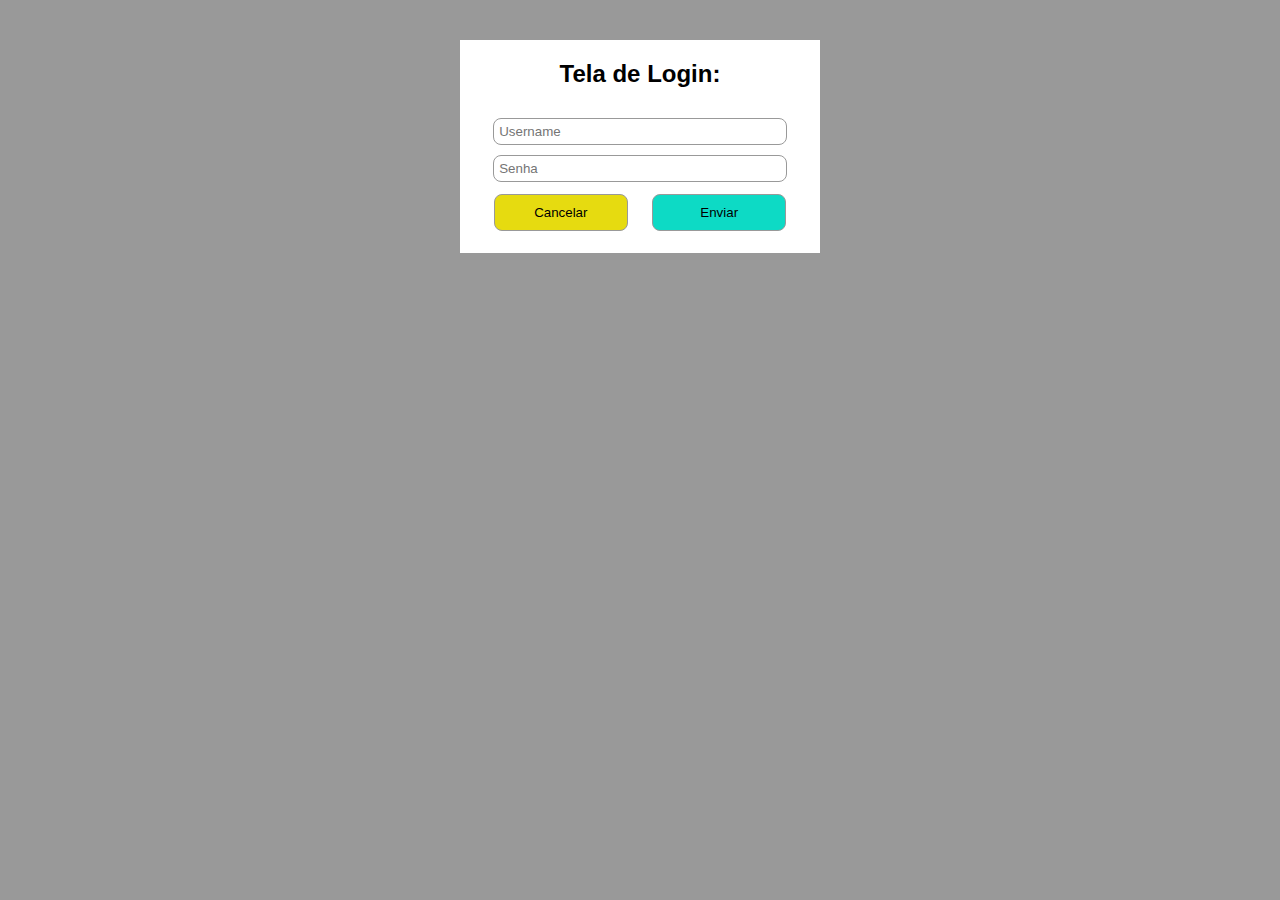
<file: Aula01/index.html>
<!DOCTYPE html>
<html lang="pt-br">
<head>
    <meta charset="UTF-8">
    <meta name="viewport" content="width=device-width, initial-scale=1.0">
    <title>Usabilidade - Aula 01</title>
    <link rel="stylesheet" href="estilos.css">
</head>
<body>
    <div class="container">
        <div class="top">Tela de Login:</div>
        <form action="">
            <div class="content">

                <input type="text" name="username" id="username" 
                placeholder="Username">

                <input type="password" name="senha" id="senha"
                placeholder="Senha">

            </div>
            <div class="buttons">
                <input type="reset" class="button reset" value="Cancelar">

                <input type="submit" class="button submit" value="Enviar">
            </div>
        </form>

    </div>
</body>
</html>
</file>
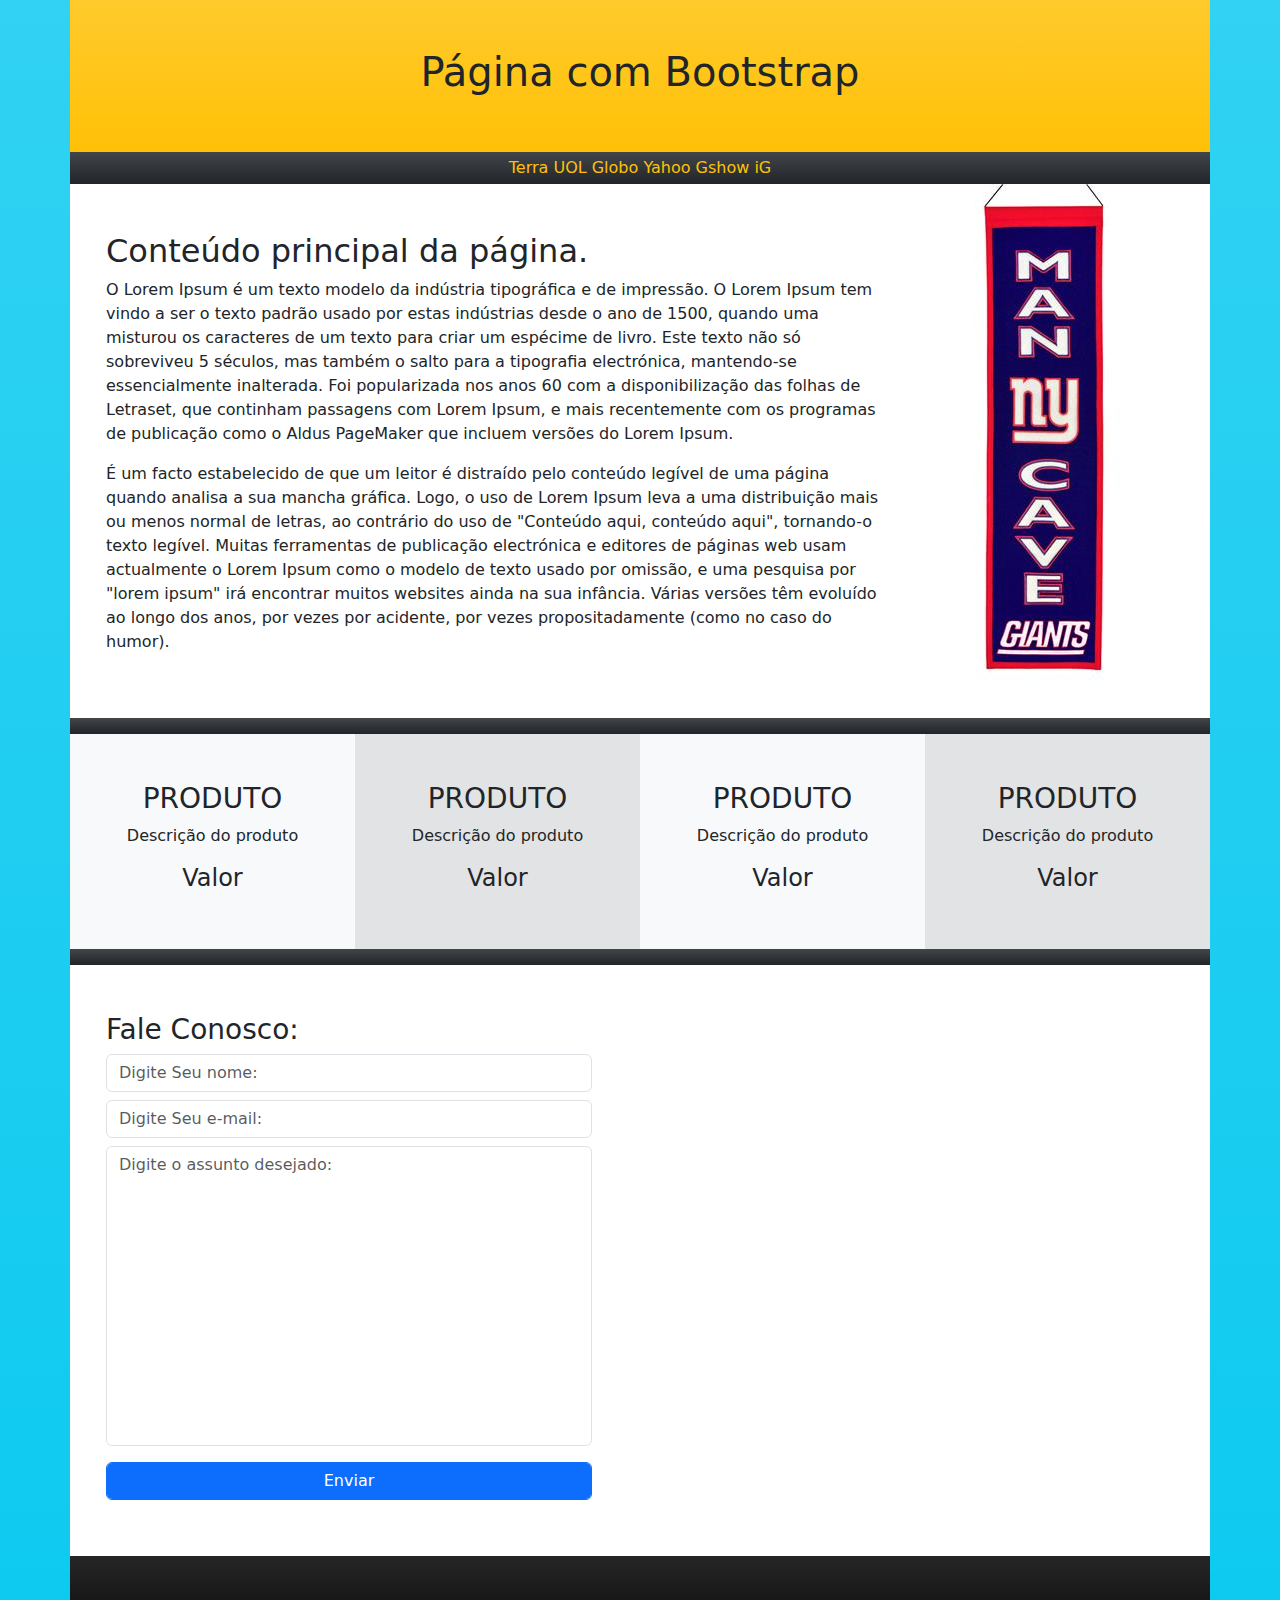
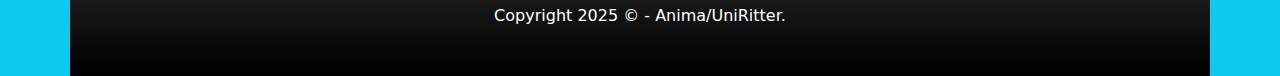
<file: Aula02/index.html>
<!DOCTYPE html>
<html lang="pt-br">
<head>
    <meta charset="UTF-8">
    <meta name="viewport" content="width=device-width, initial-scale=1.0">
    <title>Aula 02</title>
    <link href="https://cdn.jsdelivr.net/npm/bootstrap@5.3.3/dist/css/bootstrap.min.css" rel="stylesheet">
    <link rel="stylesheet" href="estilos.css">
</head>
<body class="bg-info bg-gradient">
    <div class="container bg-white p-0">
        <header class="bg-warning bg-gradient p-5 text-center">
            <h1>Página com Bootstrap</h1>
        </header>
        <nav class="bg-dark bg-gradient text-center text-warning p-1">
            Terra UOL Globo Yahoo Gshow iG
        </nav>
        <section class="row">
            <article class="col-sm-9 p-5">
                <h2>Conteúdo principal da página.</h2>
                <p>O Lorem Ipsum é um texto modelo da indústria tipográfica e de impressão. O Lorem Ipsum tem vindo a ser o texto padrão usado por estas indústrias desde o ano de 1500, quando uma misturou os caracteres de um texto para criar um espécime de livro. Este texto não só sobreviveu 5 séculos, mas também o salto para a tipografia electrónica, mantendo-se essencialmente inalterada. Foi popularizada nos anos 60 com a disponibilização das folhas de Letraset, que continham passagens com Lorem Ipsum, e mais recentemente com os programas de publicação como o Aldus PageMaker que incluem versões do Lorem Ipsum.</p>
                
                <p>É um facto estabelecido de que um leitor é distraído pelo conteúdo legível de uma página quando analisa a sua mancha gráfica. Logo, o uso de Lorem Ipsum leva a uma distribuição mais ou menos normal de letras, ao contrário do uso de "Conteúdo aqui, conteúdo aqui", tornando-o texto legível. Muitas ferramentas de publicação electrónica e editores de páginas web usam actualmente o Lorem Ipsum como o modelo de texto usado por omissão, e uma pesquisa por "lorem ipsum" irá encontrar muitos websites ainda na sua infância. Várias versões têm evoluído ao longo dos anos, por vezes por acidente, por vezes propositadamente (como no caso do humor).</p>
            </article>
            <aside class="col">
                <img src="banner.jpg" alt="banner">
            </aside>
        </section>
        <section class="p-2 bg-dark bg-gradient"></section>
        <section id="produtos" class="row m-0 p-0">
            <!--produto 1-->
            <div class="col-sm-3 bg-light text-center p-5">
                <h3>PRODUTO</h3>
                <p>Descrição do produto</p>
                <h4>Valor</h4>
            </div>
            <!--produto 2-->
            <div class="col-sm-3 bg-secondary-subtle text-center p-5">
                <h3>PRODUTO</h3>
                <p>Descrição do produto</p>
                <h4>Valor</h4>
            </div>
            <!--produto 3-->
            <div class="col-sm-3 bg-light text-center p-5">
                <h3>PRODUTO</h3>
                <p>Descrição do produto</p>
                <h4>Valor</h4>
            </div>
            <!--produto 4-->
            <div class="col-sm-3 bg-secondary-subtle text-center p-5">
                <h3>PRODUTO</h3>
                <p>Descrição do produto</p>
                <h4>Valor</h4>
            </div>
        </section>
        <section class="p-2 bg-dark bg-gradient"></section>
        <section class="row">
            <div class="col-sm-6 p-5">
                <h3>Fale Conosco:</h3>
                <form action="">
                    <input type="text" name="nome" id="nome" class="form-control my-2"
                    placeholder="Digite Seu nome:">
                    <input type="email" name="email" id="email" class="form-control my-2"
                    placeholder="Digite Seu e-mail:">
                    <textarea name="assunto" id="assunto" placeholder="Digite o assunto desejado:" class="form-control my-2"></textarea>
                    <input type="submit" value="Enviar" 
                    class="form-control my-2 btn btn-primary">

                </form>



            </div>
            <div class="col-sm-6">
                <iframe src="https://www.google.com/maps/embed?pb=!1m18!1m12!1m3!1d3452.50127289493!2d-51.222247725187025!3d-30.079827032916885!2m3!1f0!2f0!3f0!3m2!1i1024!2i768!4f13.1!3m3!1m2!1s0x95198280e407c2b3%3A0x6de74d911b011b86!2sUniRitter%20-%20Campus%20Zona%20Sul!5e0!3m2!1spt-BR!2sbr!4v1740785482033!5m2!1spt-BR!2sbr" width="100%" height="100%" style="border:0;" allowfullscreen="" loading="lazy" referrerpolicy="no-referrer-when-downgrade"></iframe>
            </div>
        </section>
        <footer class="bg-black bg-gradient p-5 text-center text-white">
            Copyright 2025 &copy; - Anima/UniRitter.
        </footer>
    </div>
</body>
</html>
</file>
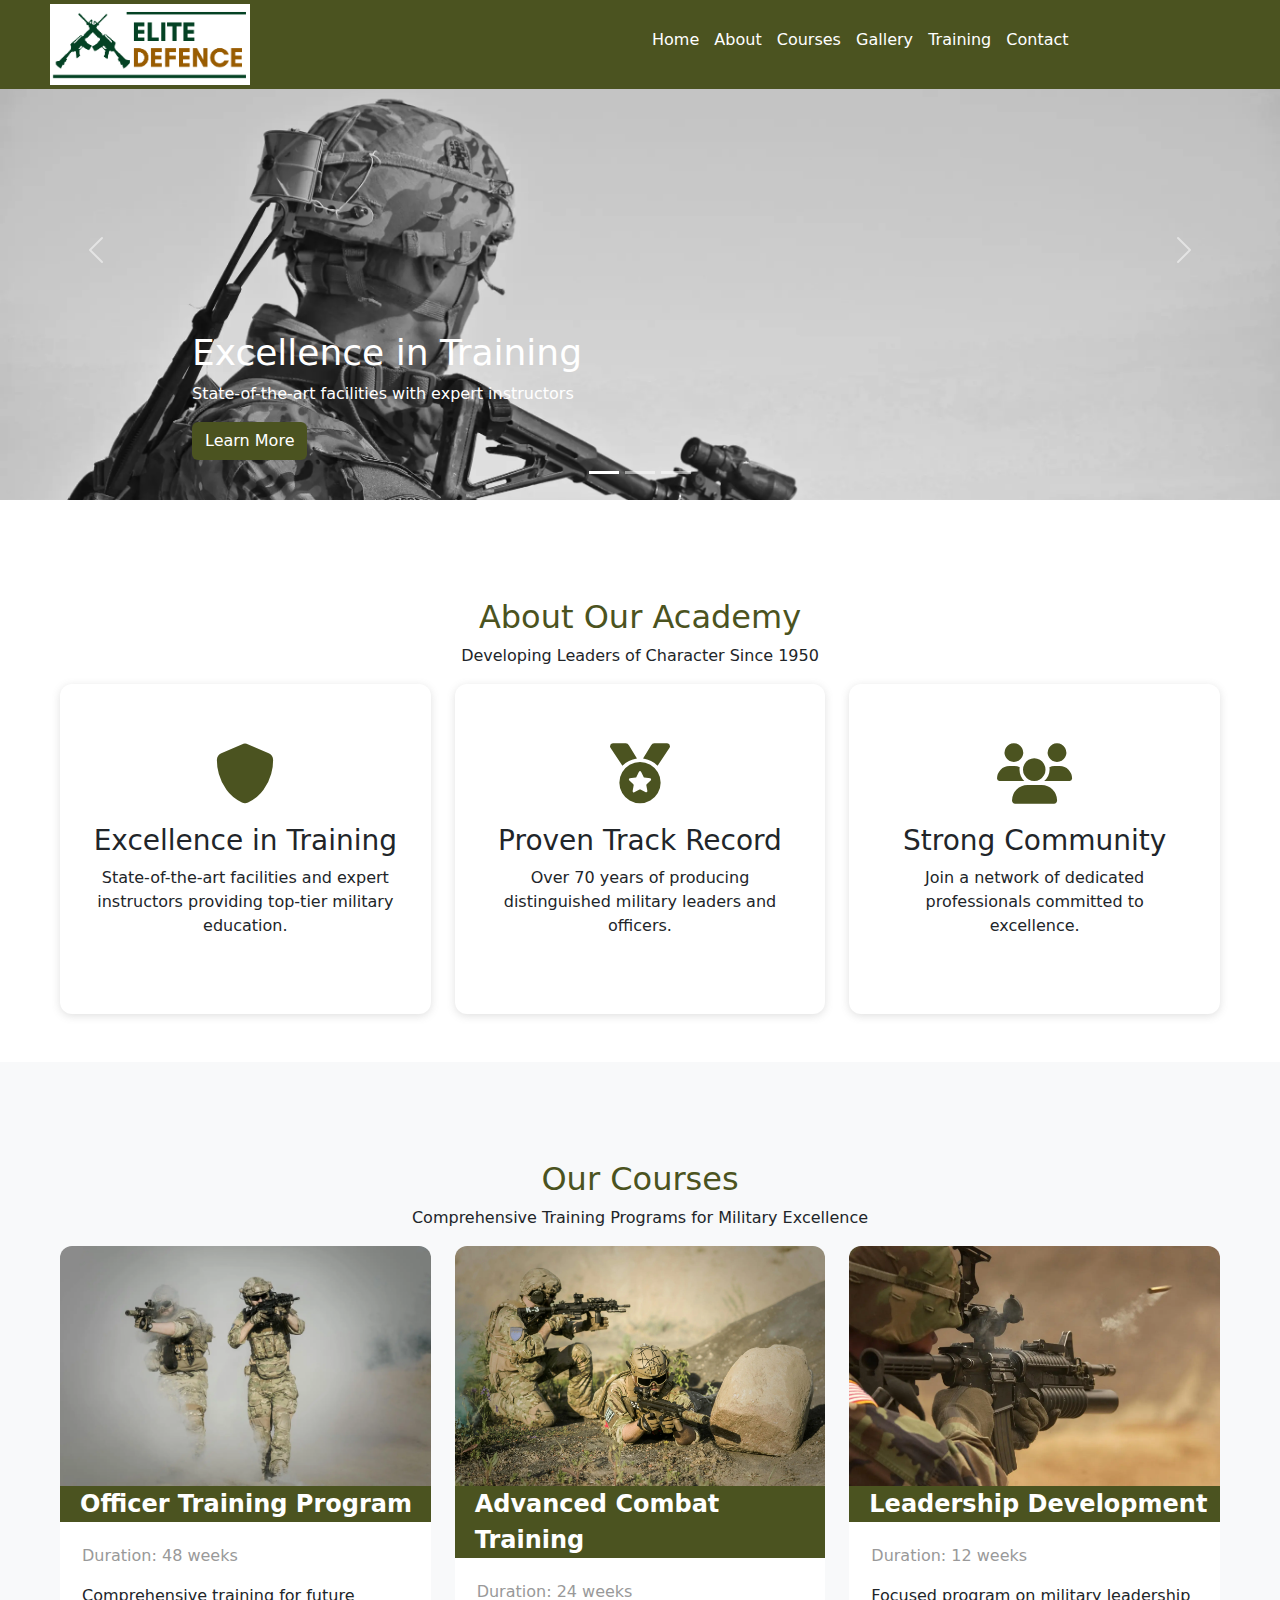
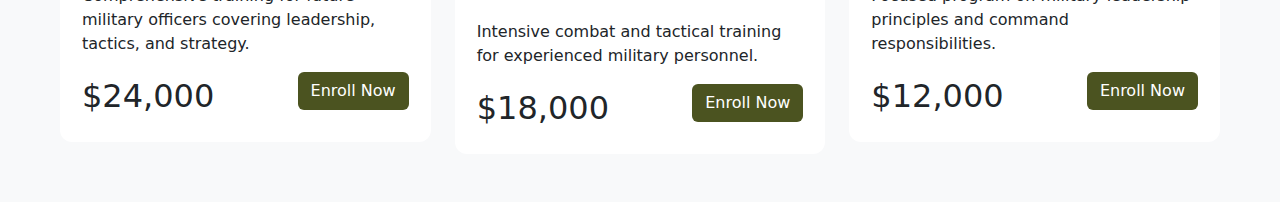
<file: Aula05/index.html>
<!DOCTYPE html>
<html lang="pt-br">
<head>
    <meta charset="UTF-8">
    <meta name="viewport" content="width=., initial-scale=1.0">
    <title>Elite Defense</title>
    <link href="https://cdn.jsdelivr.net/npm/bootstrap@5.3.3/dist/css/bootstrap.min.css" rel="stylesheet" integrity="sha384-QWTKZyjpPEjISv5WaRU9OFeRpok6YctnYmDr5pNlyT2bRjXh0JMhjY6hW+ALEwIH" crossorigin="anonymous">

    <link rel="stylesheet" href="https://cdnjs.cloudflare.com/ajax/libs/font-awesome/6.7.2/css/all.min.css" integrity="sha512-Evv84Mr4kqVGRNSgIGL/F/aIDqQb7xQ2vcrdIwxfjThSH8CSR7PBEakCr51Ck+w+/U6swU2Im1vVX0SVk9ABhg==" crossorigin="anonymous" referrerpolicy="no-referrer" />

    <link rel="stylesheet" href="css/estilos.css">
</head>
<body>
    <div class="container-fluid p-0">
        <header class="topo row py-1 fixed-top">
            <div class="col-sm-6 logo">
                <img src="img/logo.png" alt="Logo Elite Defense">
            </div>
            <nav class="col-sm-6 pt-4">
                <a href="#">Home</a>
                <a href="#about">About</a>
                <a href="#courses">Courses</a>
                <a href="#gallery">Gallery</a>
                <a href="#training">Training</a>
                <a href="#contact">Contact</a>
            </nav>
        </header>

        <div id="carouselExampleCaptions" class="carousel slide">
            <div class="carousel-indicators">
              <button type="button" data-bs-target="#carouselExampleCaptions" data-bs-slide-to="0" class="active" aria-current="true" aria-label="Slide 1"></button>
              <button type="button" data-bs-target="#carouselExampleCaptions" data-bs-slide-to="1" aria-label="Slide 2"></button>
              <button type="button" data-bs-target="#carouselExampleCaptions" data-bs-slide-to="2" aria-label="Slide 3"></button>
            </div>
            <div class="carousel-inner">
              <div class="carousel-item active">
                <img src="img/mt2.webp" class="d-block w-100" alt="...">
                <div class="carousel-caption d-none d-md-block">
                    <h2>Excellence in Training</h2>
                    <p>State-of-the-art facilities with expert instructors</p>
                    <button class="btn more">Learn More</button>
                </div>
              </div>
              <div class="carousel-item">
                <img src="img/mt3.webp" class="d-block w-100" alt="...">
                <div class="carousel-caption d-none d-md-block">
                    <h2>Leadership Development</h2>
                    <p>Building character and competence in future leaders</p>
                    <button class="btn more">Learn More</button>
                </div>
              </div>
              <div class="carousel-item">
                <img src="img/mt4.webp" class="d-block w-100" alt="...">
                <div class="carousel-caption d-none d-md-block">
                    <h2>Elite Defence</h2>
                    <p>Training Tomorrow's Leaders Toda</p>
                    <button class="btn more">Learn More</button>
                </div>
              </div>
            </div>
            <button class="carousel-control-prev" type="button" data-bs-target="#carouselExampleCaptions" data-bs-slide="prev">
              <span class="carousel-control-prev-icon" aria-hidden="true"></span>
              <span class="visually-hidden">Previous</span>
            </button>
            <button class="carousel-control-next" type="button" data-bs-target="#carouselExampleCaptions" data-bs-slide="next">
              <span class="carousel-control-next-icon" aria-hidden="true"></span>
              <span class="visually-hidden">Next</span>
            </button>
          </div>
          <section id="about" class="about text-center p-5">
                <h2 class="sub">About Our Academy</h2>
                <p class="comment">Developing Leaders of Character Since 1950</p>
                <div class="blocos row">
                    <div class="col-sm-4">
                        <div class="bloco">
                            <i class="fa-solid fa-shield icon"></i>
                            <h3>Excellence in Training</h3>
                            <p>State-of-the-art facilities and expert instructors providing top-tier military education.</p>
                        </div>
                    </div>
                    <div class="col-sm-4">
                        <div class="bloco">
                            <i class="fa-solid fa-medal icon"></i>
                            <h3>Proven Track Record</h3>
                            <p>Over 70 years of producing distinguished military leaders and officers.</p>
                        </div>
                    </div>
                    <div class="col-sm-4">
                        <div class="bloco">
                            <i class="fa-solid fa-users icon"></i>
                            <h3>Strong Community</h3>
                            <p>Join a network of dedicated professionals committed to excellence.</p>
                        </div>
                    </div>
                </div>
          </section>

          <section id="courses" class="courses text-center p-5">
            <h2 class="sub">Our Courses</h2>
            <p class="comment">Comprehensive Training Programs for Military Excellence</p>
            <div class="blocos row">
                <div class="col-sm-4">
                    <div class="bloco2">
                        <div class="top">
                            <img src="img/mt4.webp" alt="">
                        </div>
                        <div class="meio">Officer Training Program</div>
                        <div class="legenda">
                           <p class="p1">Duration: 48 weeks</p>
                            <p>Comprehensive training for future military officers covering leadership, tactics, and strategy.</p>
                            <div class="row mt-2">
                                <div class="col-sm-6 price">
                                    $24,000
                                </div>
                                <div class="col-sm-6 text-end enroll">
                                    <button class="btn more">Enroll Now</button>
                                </div>
                            </div>
                        </div>
                    </div>
                </div>
                <div class="col-sm-4">
                    <div class="bloco2">
                        <div class="top">
                            <img src="img/mt5.webp" alt="">
                        </div>
                        <div class="meio">Advanced Combat Training</div>
                        <div class="legenda">
                            <p class="p1">Duration: 24 weeks</p>
                             <p>Intensive combat and tactical training for experienced military personnel.</p>
                             <div class="row mt-2">
                                 <div class="col-sm-6 price">
                                     $18,000
                                 </div>
                                 <div class="col-sm-6 text-end enroll">
                                     <button class="btn more">Enroll Now</button>
                                 </div>
                             </div>
                         </div>
                    </div>
                </div>
                <div class="col-sm-4">
                    <div class="bloco2">
                        <div class="top">
                            <img src="img/mt3.webp" alt="">
                        </div>
                        <div class="meio">Leadership Development</div>
                        <div class="legenda">
                            <p class="p1">Duration: 12 weeks</p>
                             <p>Focused program on military leadership principles and command responsibilities.</p>
                             <div class="row mt-2">
                                 <div class="col-sm-6 price">
                                     $12,000
                                 </div>
                                 <div class="col-sm-6 text-end enroll">
                                     <button class="btn more">Enroll Now</button>
                                 </div>
                             </div>
                         </div>
                    </div>
                </div>
            </div>
      </section>

    
    </div>
    <script src="https://cdn.jsdelivr.net/npm/bootstrap@5.3.3/dist/js/bootstrap.bundle.min.js" integrity="sha384-YvpcrYf0tY3lHB60NNkmXc5s9fDVZLESaAA55NDzOxhy9GkcIdslK1eN7N6jIeHz" crossorigin="anonymous"></script>
</body>
</html>
</file>
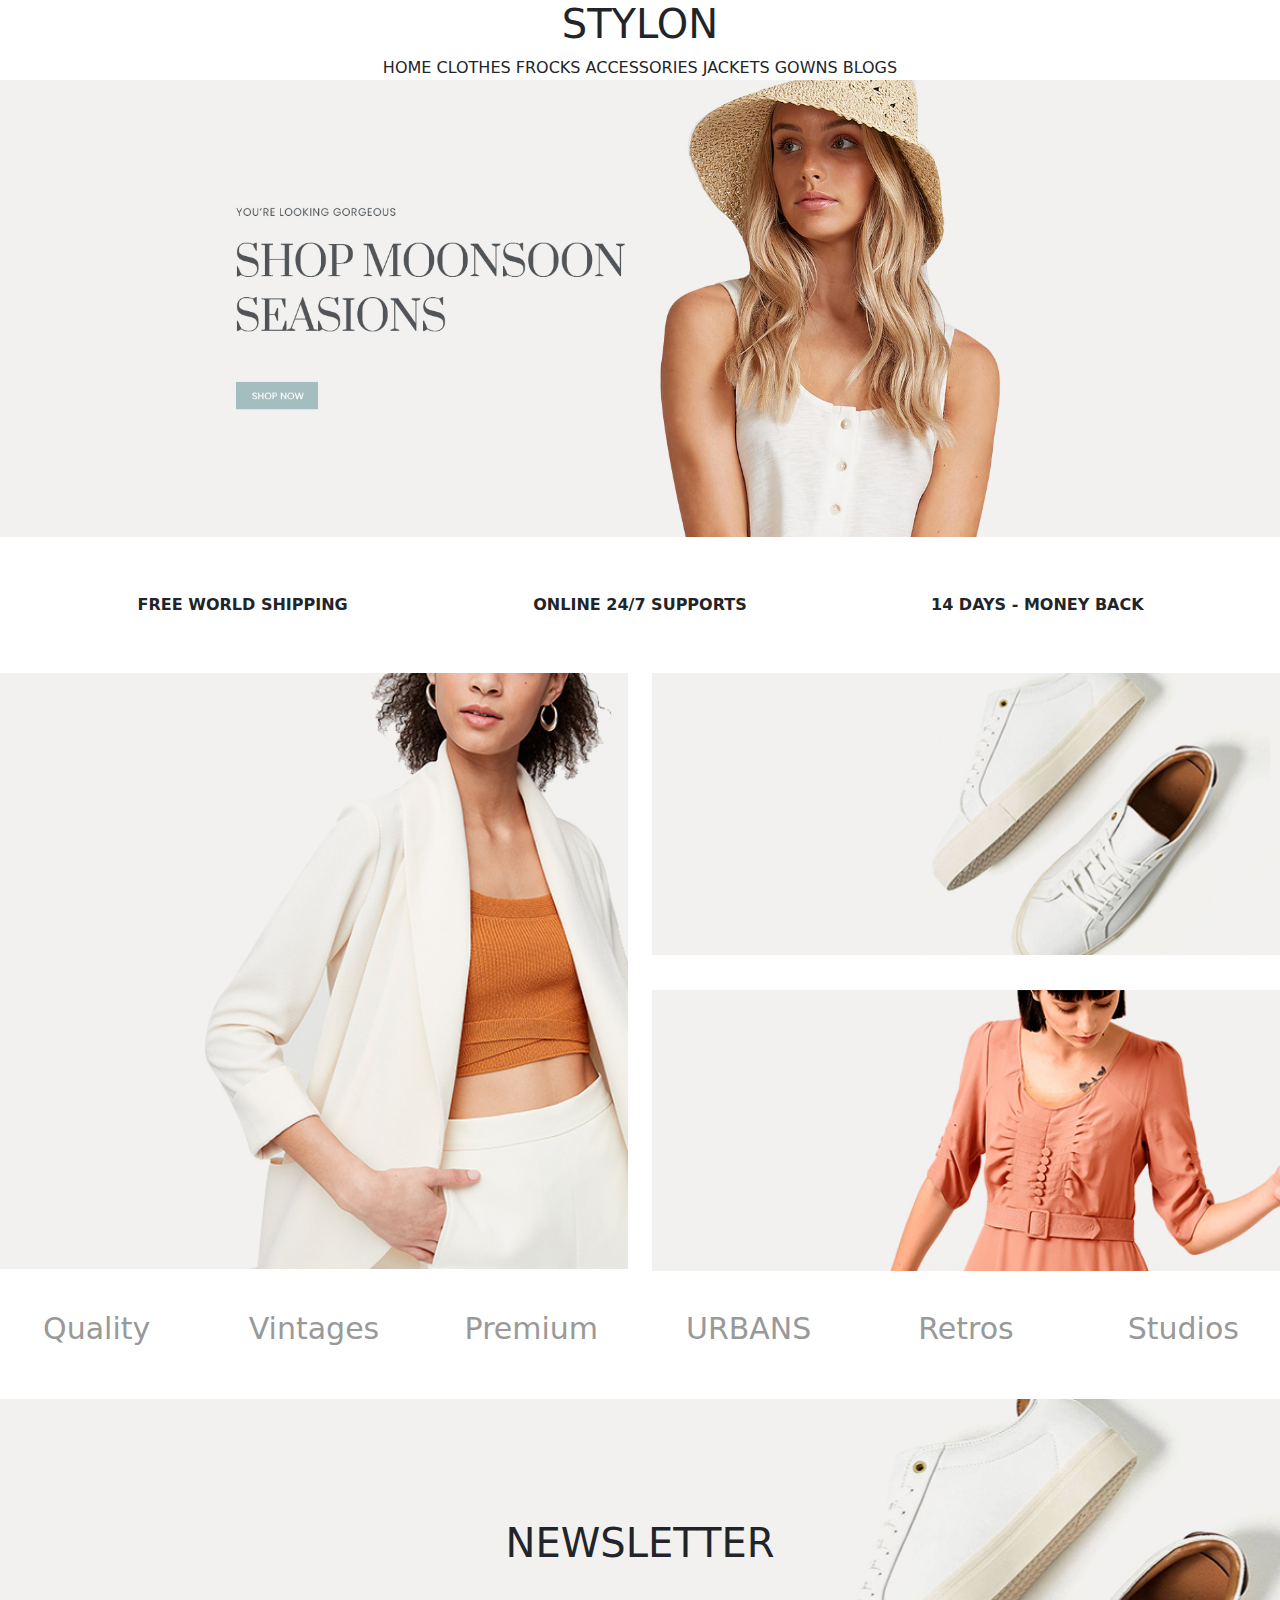
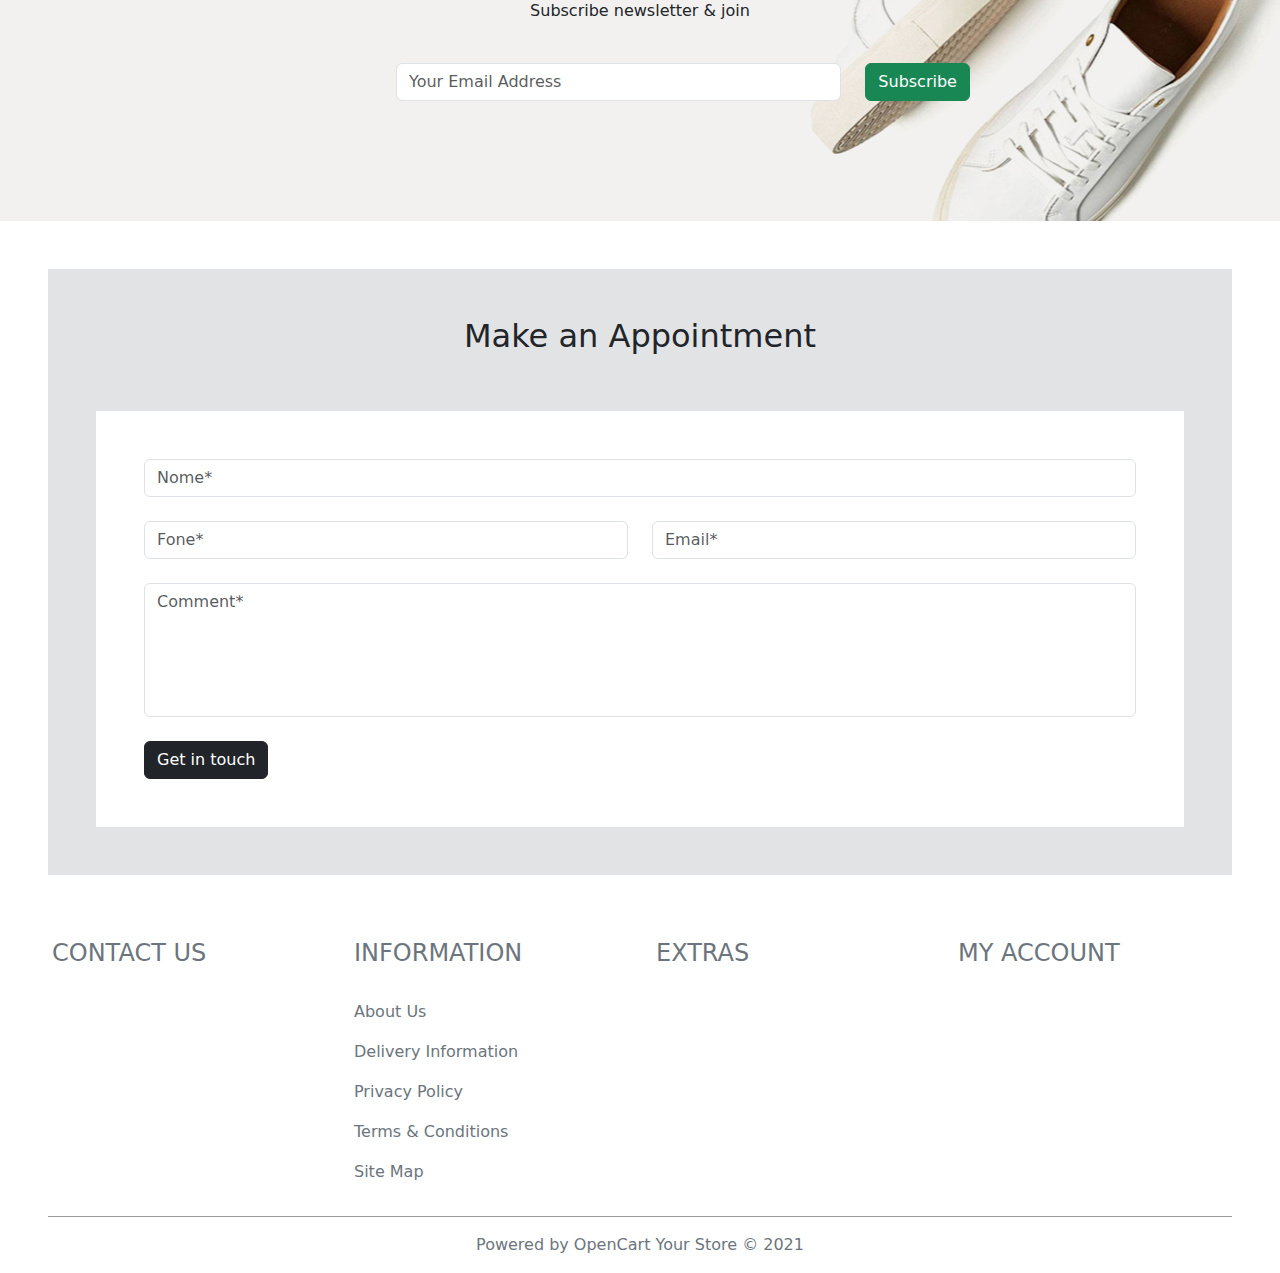
<file: Aula06/index.html>
<!DOCTYPE html>
<html lang="pt-br">
<head>
    <meta charset="UTF-8">
    <meta name="viewport" content="width=device-width, initial-scale=1.0">
    <title>Stylon</title>
    <link href="https://cdn.jsdelivr.net/npm/bootstrap@5.3.3/dist/css/bootstrap.min.css" rel="stylesheet" integrity="sha384-QWTKZyjpPEjISv5WaRU9OFeRpok6YctnYmDr5pNlyT2bRjXh0JMhjY6hW+ALEwIH" crossorigin="anonymous">
    <link rel="stylesheet" href="https://cdnjs.cloudflare.com/ajax/libs/font-awesome/6.7.2/css/all.min.css">
    <link rel="stylesheet" href="css/estilos.css">
</head>
<body>
    <div class="container-fluid p-0">
        <header class="text-center">
            <h1>STYLON</h1>
            <nav>
                HOME CLOTHES FROCKS ACCESSORIES JACKETS GOWNS BLOGS
            </nav>
        </header>
        <section class="banner">
            <img src="img/Main-Banner-1-1903x680.jpg" alt="banner">
        </section>
        <section class="colunas p-5">
            <div class="row text-center p-2">
                <div class="col-sm-4">FREE WORLD SHIPPING</div>
                <div class="col-sm-4">ONLINE 24/7 SUPPORTS</div>
                <div class="col-sm-4">14 DAYS - MONEY BACK</div>
              </div>
        </section>
        <section class="fotos">
            <div class="row">
                <div class="col-sm-6">
                    <img src="img/Cms-banner-1.jpg" alt="img1">
                </div>
                <div class="col-sm-6 direita">
                    <img src="img/Cms-banner-2.jpg" alt="img2">
                    <img src="img/Cms-banner-3.jpg" alt="img3">
                </div>
              </div>
        </section>
        <section class="links pb-5">
            <div class="row">
                <div class="col-sm-2">Quality</div>
                <div class="col-sm-2">Vintages</div>
                <div class="col-sm-2">Premium</div>
                <div class="col-sm-2">URBANS</div>
                <div class="col-sm-2">Retros</div>
                <div class="col-sm-2">Studios</div>
            </div>
        </section>
        <section class="newsletter text-center">
            <h1 class="pb-4">NEWSLETTER</h1>
            <p class="pb-4">Subscribe newsletter & join</p>
            <div class="subscribe row">
                <div class="col-sm-11">
                    <input type="text" name="subscribe" class="form-control"
                    placeholder="Your Email Address">
                </div>
                <div class="col-sm-1">
                    <input type="submit" value="Subscribe" class="btn btn-success">
            </div>
        </section>
        <section class="form">
            <div class="m-5 p-5 bg-secondary-subtle">
                <h2 class="text-center pb-5">Make an Appointment</h2>
                <div class="bg-white p-5">
                    <form action="">
                        <input type="text" name="nome" 
                        class="form-control mb-4" placeholder="Nome*">
                        <div class="row">
                            <div class="col-sm-6">
                                <input type="tel" name="fone"
                                class="form-control mb-4" placeholder="Fone*">
                            </div>
                            <div class="col-sm-6">
                                <input type="email" name="email"
                                class="form-control mb-4" placeholder="Email*">
                            </div>
                        </div>
                        <textarea rows="5" name="comment" class="form-control mb-4"
                        placeholder="Comment*"></textarea>

                        <input type="submit" value="Get in touch"
                        class="btn btn-dark">
                    </form>
                </div>
            </div>
        </section>
        <footer class="rodape px-5 text-secondary">
            <div class="row">
                <div class="col-sm-3 p-3">
                    <h4>Contact Us</h4>

                </div>
                <div class="col-sm-3 p-3">
                    <h4>Information</h4>
                    <p>About Us</p>
                    <p>Delivery Information</p>
                    <p>Privacy Policy</p>
                    <p>Terms & Conditions</p>
                    <p>Site Map</p>
                </div>
                <div class="col-sm-3 p-3">
                    <h4>Extras</h4>
                </div>
                <div class="col-sm-3 p-3">
                    <h4>My Account</h4>
                </div>
            </div>
            <div class="credits text-center pt-3">
                <p>Powered by OpenCart Your Store &copy 2021</p>
            </div>
        </footer>
    </div>
</body>
</html>
</file>
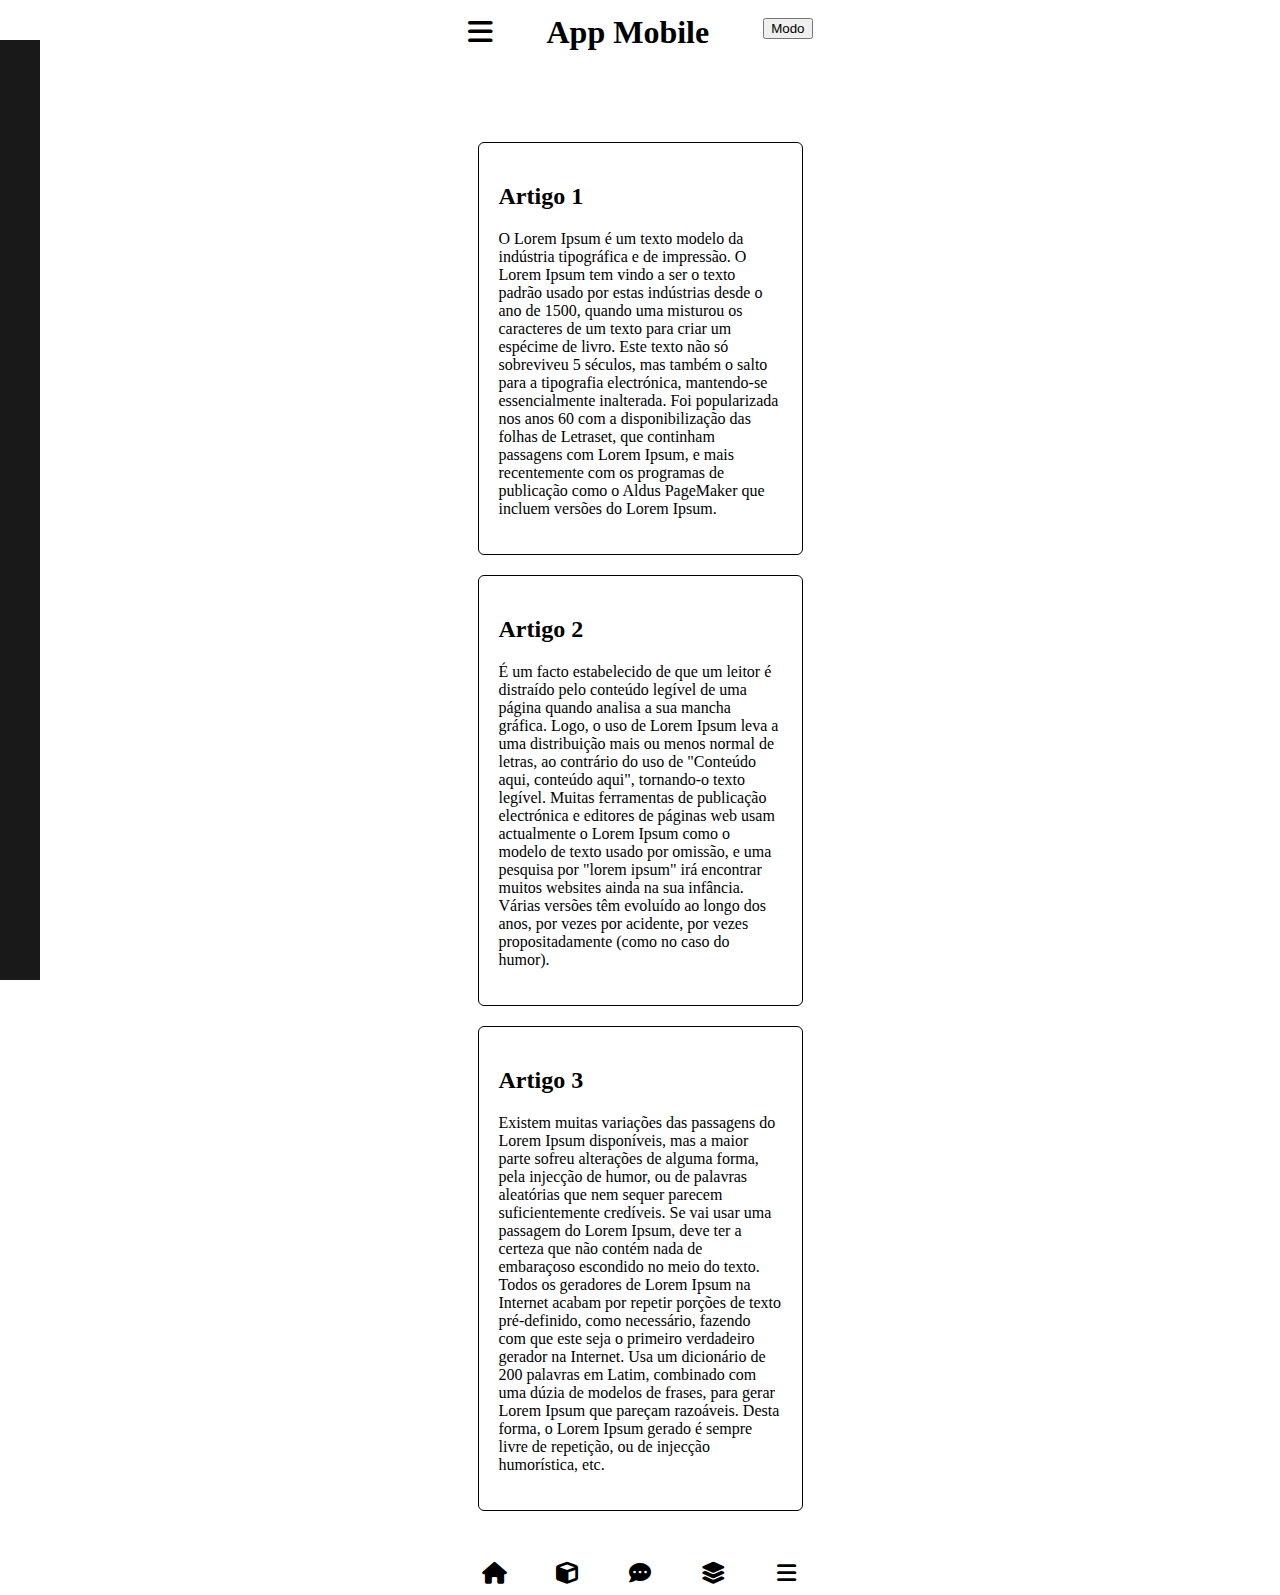
<file: Aula08/index.html>
<!DOCTYPE html>
<html lang="pt-br">

<head>
    <meta charset="UTF-8">
    <meta name="viewport" content="width=device-width, initial-scale=1.0">
    <title>Site App Mobile</title>
    <link href="https://cdn.jsdelivr.net/npm/bootstrap@5.3.5/dist/css/bootstrap.min.css" rel="stylesheet"
        integrity="sha384-SgOJa3DmI69IUzQ2PVdRZhwQ+dy64/BUtbMJw1MZ8t5HZApcHrRKUc4W0kG879m7" crossorigin="anonymous">

    <link rel="stylesheet" href="https://cdnjs.cloudflare.com/ajax/libs/font-awesome/6.7.2/css/all.min.css">

    <link rel="stylesheet" href="css/estilos.css">
</head>

<body>
    <div class="mobile-container">
        <header class="fixed-top flex">
            <div class="left">
                <i class="fa-solid fa-bars menu toggle-menu"></i>
            </div>
            <div class="middle">
                <h1>App Mobile</h1>
            </div>
            <div class="right">
                <button class="btn btn-sm btn-warning modo" id="toggle-mode">Modo</button>
            </div>
        </header>

        <div id="side-menu">
            <p>Menu 1</p>
            <p>Menu 2</p>
            <p>Menu 3</p>
            <p>Menu 4</p>
            <p>Menu 5</p>
        </div>

        <section class="main">
            <article class="artigo">
                <h2>Artigo 1</h2>
                <p>O Lorem Ipsum é um texto modelo da indústria tipográfica e de impressão. O Lorem Ipsum tem vindo a
                    ser o
                    texto padrão usado por estas indústrias desde o ano de 1500, quando uma misturou os caracteres de um
                    texto para criar um espécime de livro. Este texto não só sobreviveu 5 séculos, mas também o salto
                    para a
                    tipografia electrónica, mantendo-se essencialmente inalterada. Foi popularizada nos anos 60 com a
                    disponibilização das folhas de Letraset, que continham passagens com Lorem Ipsum, e mais
                    recentemente
                    com os programas de publicação como o Aldus PageMaker que incluem versões do Lorem Ipsum.</p>
            </article>
            <article class="artigo">
                <h2>Artigo 2</h2>
                <p>É um facto estabelecido de que um leitor é distraído pelo conteúdo legível de uma página quando
                    analisa a
                    sua mancha gráfica. Logo, o uso de Lorem Ipsum leva a uma distribuição mais ou menos normal de
                    letras,
                    ao contrário do uso de "Conteúdo aqui, conteúdo aqui", tornando-o texto legível. Muitas ferramentas
                    de
                    publicação electrónica e editores de páginas web usam actualmente o Lorem Ipsum como o modelo de
                    texto
                    usado por omissão, e uma pesquisa por "lorem ipsum" irá encontrar muitos websites ainda na sua
                    infância.
                    Várias versões têm evoluído ao longo dos anos, por vezes por acidente, por vezes propositadamente
                    (como
                    no caso do humor).</p>
            </article>
            <article class="artigo">
                <h2>Artigo 3</h2>
                <p>Existem muitas variações das passagens do Lorem Ipsum disponíveis, mas a maior parte sofreu
                    alterações de
                    alguma forma, pela injecção de humor, ou de palavras aleatórias que nem sequer parecem
                    suficientemente
                    credíveis. Se vai usar uma passagem do Lorem Ipsum, deve ter a certeza que não contém nada de
                    embaraçoso
                    escondido no meio do texto. Todos os geradores de Lorem Ipsum na Internet acabam por repetir porções
                    de
                    texto pré-definido, como necessário, fazendo com que este seja o primeiro verdadeiro gerador na
                    Internet. Usa um dicionário de 200 palavras em Latim, combinado com uma dúzia de modelos de frases,
                    para
                    gerar Lorem Ipsum que pareçam razoáveis. Desta forma, o Lorem Ipsum gerado é sempre livre de
                    repetição,
                    ou de injecção humorística, etc.</p>
            </article>
        </section>
        <footer class="fixed-bottom flex">
            <div class="coluna">
                <i class="fa-solid fa-house"></i>
            </div>
            <div class="coluna">
                <i class="fa-solid fa-cube"></i>
            </div>
            <div class="coluna">
                <i class="fa-solid fa-comment-dots"></i>
            </div>
            <div class="coluna">
                <i class="fa-solid fa-layer-group"></i>
            </div>
            <div class="coluna">
                <i class="fa-solid fa-bars toggle-menu"></i>
            </div>
        </footer>
    </div>

    
    <script src="https://code.jquery.com/jquery-3.7.1.slim.min.js"></script>
    <script>
        $(document).ready(function () {
            $("#toggle-mode").on("click", function () {
                $("body").toggleClass("dark-mode");
                $("header, footer").toggleClass("semi-dark");
                $(".artigo").toggleClass("line");
            });
        });
    </script>
    <script>
        $(document).ready(function () {
            $(".toggle-menu").on("click", function () {
                const sideMenu = $("#side-menu");
                const isHidden = sideMenu.css("left") === "-365px";

                if (isHidden) {
                    sideMenu.css("left", "0");
                } else {
                    sideMenu.css("left", "-365px");
                }
            });
        });
    </script>

</body>

</html>
</file>
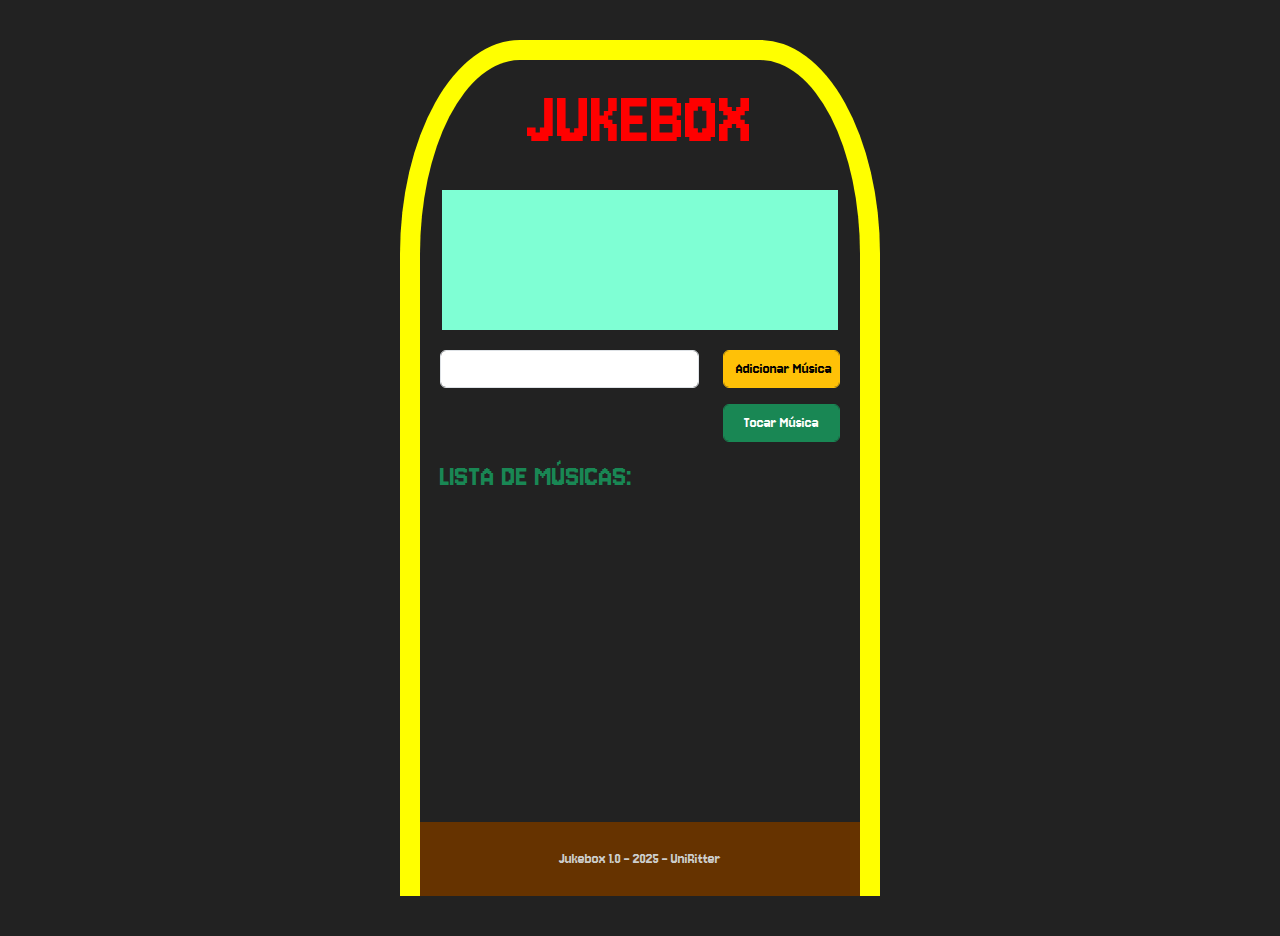
<file: Aula09/index.html>
<!DOCTYPE html>
<html lang="pt-br">
<head>
    <meta charset="UTF-8">
    <meta name="viewport" content="width=device-width, initial-scale=1.0">
    <title>Jukebox</title>
    <link rel="stylesheet" href="css/estilos.css">
</head>
<body>
    <div class="jukebox">
        <header class="header text-center">JUKEBOX</header>
        <div class="display" id="tocando">
     
        </div>
        <div class="playlist">
            <form id="formMusicas">
                <div class="row">
                    <div class="col-sm-8">
                        <input type="text" id="musica" class="form-control"
                        placeholer="Nome da música">
                    </div>
                    <div class="col-sm-4">
                        <input type="submit" value="Adicionar Música"
                        class="btn btn-warning form-control">
                    </div>
                </div>
            </form>
                <div class="row">
                    <div class="col-sm-8">

                    </div>
                    <div class="col-sm-4">
                        <input type="submit" id="tocarMusica"
                        value="Tocar Música"
                        class="btn btn-success mt-3 form-control">
                    </div>
                </div>
            <div>
                <h2 class="text-success my-3">LISTA DE MÚSICAS:</h2>
                <div class="lista text-warning">
                    <ol id="listaMusicas"></ol>
                </div>
            </div>
        </div>
        <footer class="footer">
            Jukebox 1.0 - 2025 - UniRitter
        </footer>
    </div>
    <script src="js/script.js"></script>
</body>
</html>
</file>
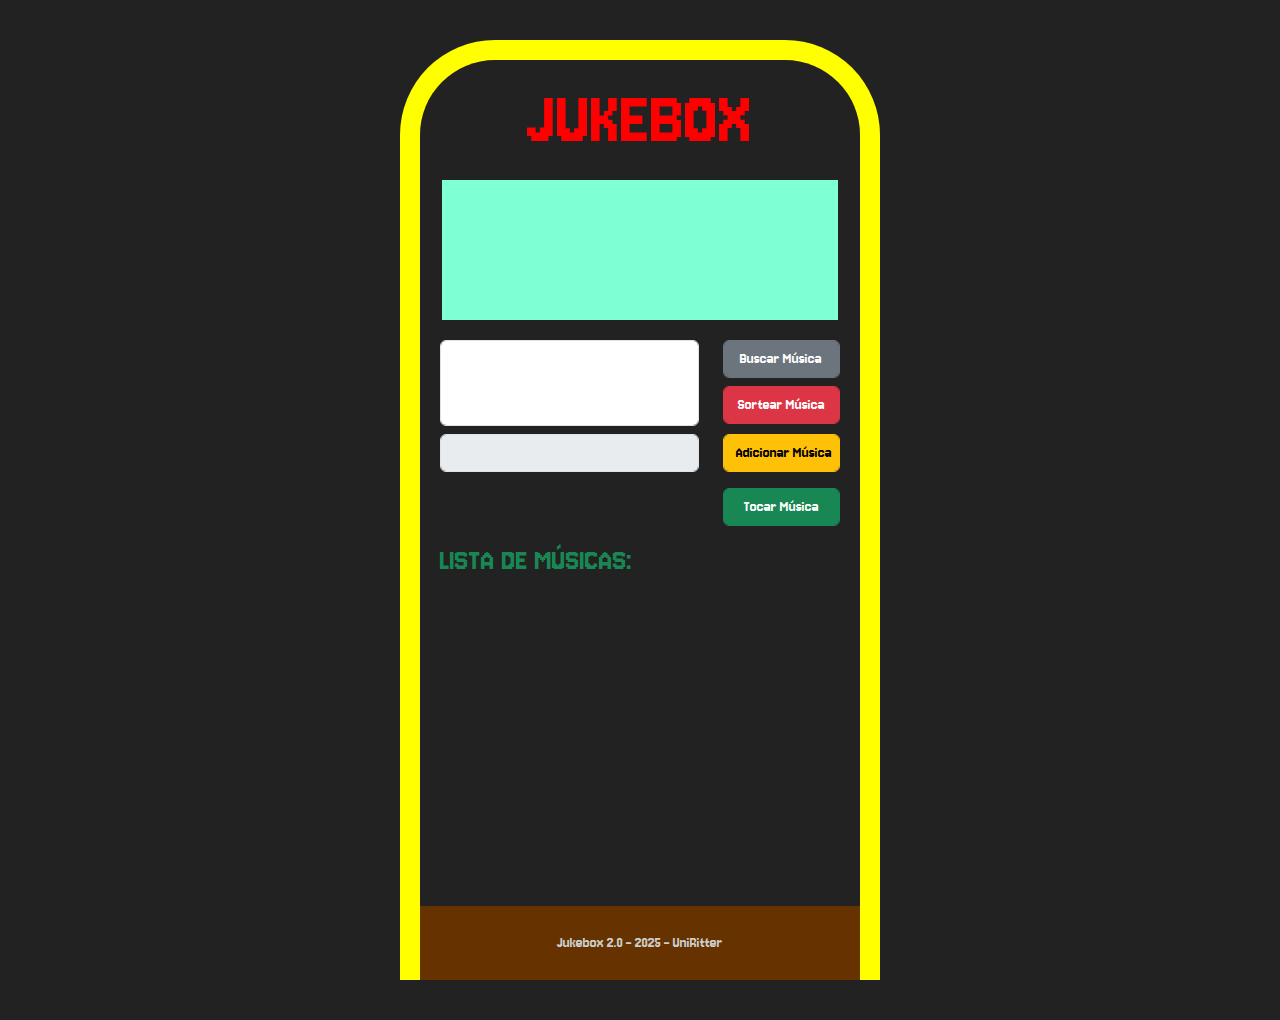
<file: Aula10/index.html>
<!DOCTYPE html>
<html lang="pt-br">
<head>
    <meta charset="UTF-8">
    <meta name="viewport" content="width=device-width, initial-scale=1.0">
    <title>Jukebox</title>
    <link rel="stylesheet" href="css/estilos.css">
</head>
<body>
    <div class="jukebox">
        <header class="header text-center">JUKEBOX</header>
        <div class="main">
            <div class="display" id="tocando"></div>
            <div class="playlist">
                <div class="row mb-2">
                    <div class="col-sm-8">
                        <input type="text" id="codigoMusica" class="form-control"
                        maxlength="4" autocomplete="off">
                    </div>
                    <div class="col-sm-4">
                        <input type="button" id="btnPesquisar"
                        value="Buscar Música"
                        class="btn btn-secondary form-control">

                        <input type="button" id="sortearMusica"
                        value="Sortear Música" 
                        class="btn btn-danger form-control mt-2">
                    </div>
                </div>
                <form id="formMusicas">
                    <div class="row">
                        <div class="col-sm-8">
                            <input disabled type="text" id="musica" class="form-control">
                        </div>
                        <div class="col-sm-4">
                            <input type="submit" value="Adicionar Música"
                            class="btn btn-warning form-control">
                        </div>
                    </div>
                </form>
                    <div class="row">
                        <div class="col-sm-8">

                        </div>
                        <div class="col-sm-4">
                            <input type="submit" id="tocarMusica"
                            value="Tocar Música"
                            class="btn btn-success mt-3 form-control">
                        </div>
                    </div>
                <div>
                    <h2 class="text-success my-3">LISTA DE MÚSICAS:</h2>
                    <div class="lista text-warning">
                        <ol id="listaMusicas"></ol>
                    </div>
                </div>
            </div>
            <footer class="footer">
                Jukebox 2.0 - 2025 - UniRitter
            </footer>
        </div>    
    </div>
    <script src="js/musicas.js"></script>
    <script src="js/jukebox.js"></script>
</body>
</html>
</file>
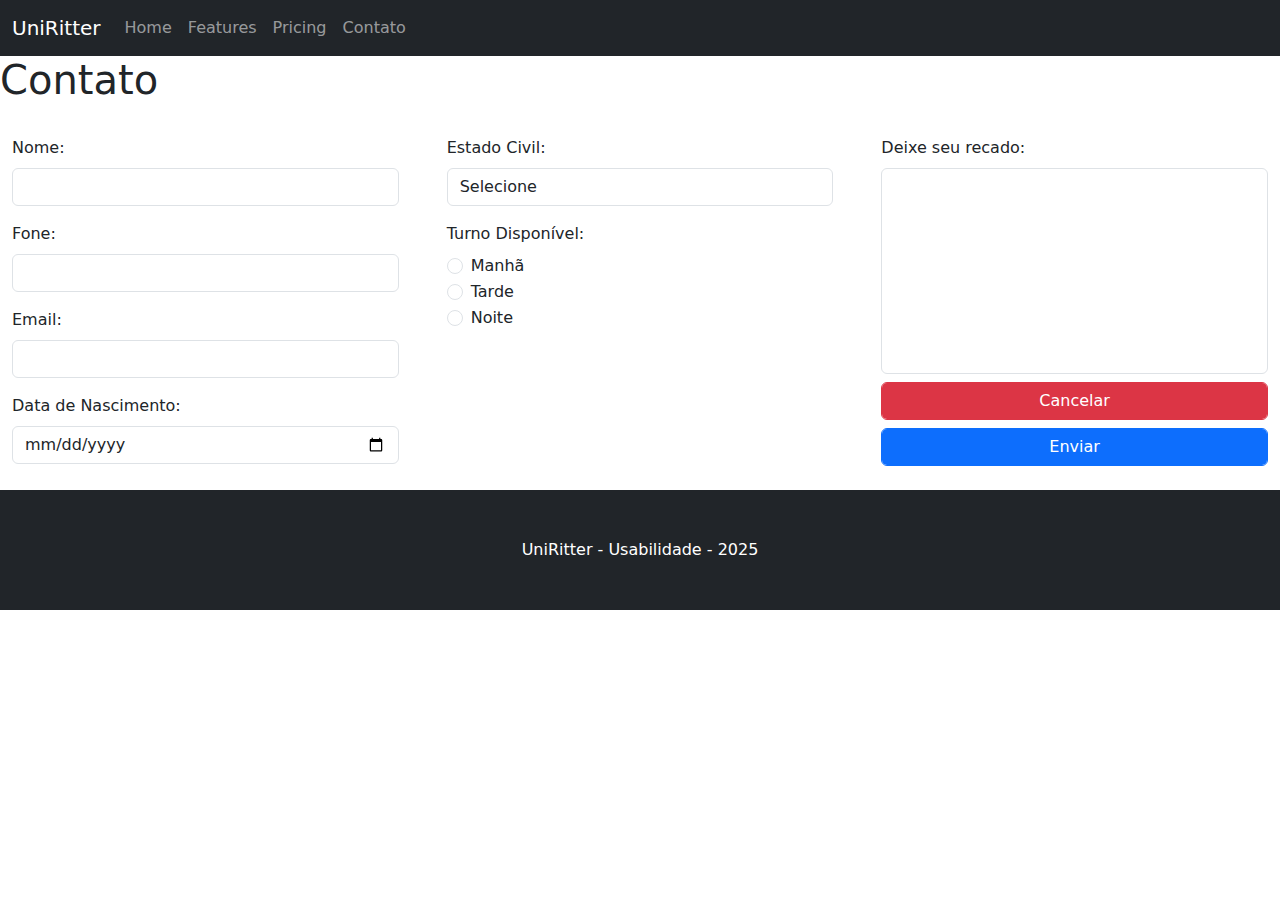
<file: Aula04/contato.html>
<!DOCTYPE html>
<html lang="pt-br">
<head>
    <meta charset="UTF-8">
    <meta name="viewport" content="width=device-width, initial-scale=1.0">
    <title>Aula 04</title>
    <link href="https://cdn.jsdelivr.net/npm/bootstrap@5.3.3/dist/css/bootstrap.min.css" rel="stylesheet" integrity="sha384-QWTKZyjpPEjISv5WaRU9OFeRpok6YctnYmDr5pNlyT2bRjXh0JMhjY6hW+ALEwIH" crossorigin="anonymous">
    <link rel="stylesheet" href="estilos.css">
</head>
<body>
    <div class="container-fluid p-0">
        <nav class="navbar sticky-top navbar-expand-lg bg-dark" data-bs-theme="dark">
            <div class="container-fluid">
              <a class="navbar-brand" href="#">UniRitter</a>
              <button class="navbar-toggler" type="button" data-bs-toggle="collapse" data-bs-target="#navbarNav" aria-controls="navbarNav" aria-expanded="false" aria-label="Toggle navigation">
                <span class="navbar-toggler-icon"></span>
              </button>
              <div class="collapse navbar-collapse" id="navbarNav">
                <ul class="navbar-nav">
                  <li class="nav-item">
                    <a class="nav-link"  
                    href="index.html">Home</a>
                  </li>
                  <li class="nav-item">
                    <a class="nav-link" 
                    href="features.html">Features</a>
                  </li>
                  <li class="nav-item">
                    <a class="nav-link" 
                    href="pricing.html">Pricing</a>
                  </li>
                  <li class="nav-item">
                    <a class="nav-link" 
                    href="contato.html">Contato</a>
                  </li>
                </ul>
              </div>
            </div>
        </nav>
        <section class="contato">
          <h1>Contato</h1>
          <form action="" method="post">
            <div class="row">
              <div class="col-sm-4 p-4">
                <label for="Nome"
                class="form-label">Nome:</label>
                <input type="text" name="Nome"
                class="form-control" id="Nome" required>

                <label for="fone"
                class="form-label mt-3">Fone:</label>
                <input type="tel" name="fone"
                class="form-control" id="fone" required>

                <label for="email"
                class="form-label mt-3">Email:</label>
                <input type="email" name="email"
                class="form-control" id="email" required>

                <label for="data"
                class="form-label mt-3">Data de Nascimento:</label>
                <input type="date" name="data"
                class="form-control" id="data" required>

              </div>
              <div class="col-sm-4 p-4">
                <label for="estado_civil"
                class="form-label">Estado Civil:</label>
                <select name="estado_civil" 
                class="form-control"
                id="estado_civil" required>
                  <option selected disabled>Selecione</option>
                  <option value="solteiro">Solteiro</option>
                  <option value="casado">Casado</option>
                  <option value="viúvo">Viúvo</option>
                  <option value="separado">Separado</option>
                  <option value="divorciado">Divorciado</option>
                  <option value="desquitado">Desquitado</option>
                  <option value="uniao estável">União Estável</option>
                </select>

                <label class="form-label mt-3">Turno Disponível:</label>

                <div class="form-check">
                  <input class="form-check-input" 
                  name="turno"
                  type="radio" value="manhã" id="manhã" required>
                  <label class="form-check-label" for="manhã">
                    Manhã
                  </label>
                </div>

                <div class="form-check">
                  <input class="form-check-input" 
                  name="turno"
                  type="radio" value="tarde" id="tarde">
                  <label class="form-check-label" for="tarde">
                    Tarde
                  </label>
                </div>

                <div class="form-check">
                  <input class="form-check-input" 
                  name="turno"
                  type="radio" value="noite" id="noite">
                  <label class="form-check-label" for="noite">
                    Noite
                  </label>
                </div>


              </div>
              <div class="col-sm-4 p-4">
                <label for="recado"
                class="form-label">Deixe seu recado:</label>
                <textarea rows="8" class="form-control" name="recado" id="recado" required></textarea>

                <input type="reset" value="Cancelar"
                class="form-control btn mt-2 btn-danger">

                <input type="submit" value="Enviar"
                class="form-control btn btn-primary mt-2">

              </div>
            </div>
          </form>
        </section>
        <footer class="sticky-bottom bg-dark text-white text-center p-5">
            UniRitter - Usabilidade - 2025
        </footer>
    </div>
    <script src="https://cdn.jsdelivr.net/npm/bootstrap@5.3.3/dist/js/bootstrap.bundle.min.js" integrity="sha384-YvpcrYf0tY3lHB60NNkmXc5s9fDVZLESaAA55NDzOxhy9GkcIdslK1eN7N6jIeHz" crossorigin="anonymous"></script>
</body>
</html>
</file>
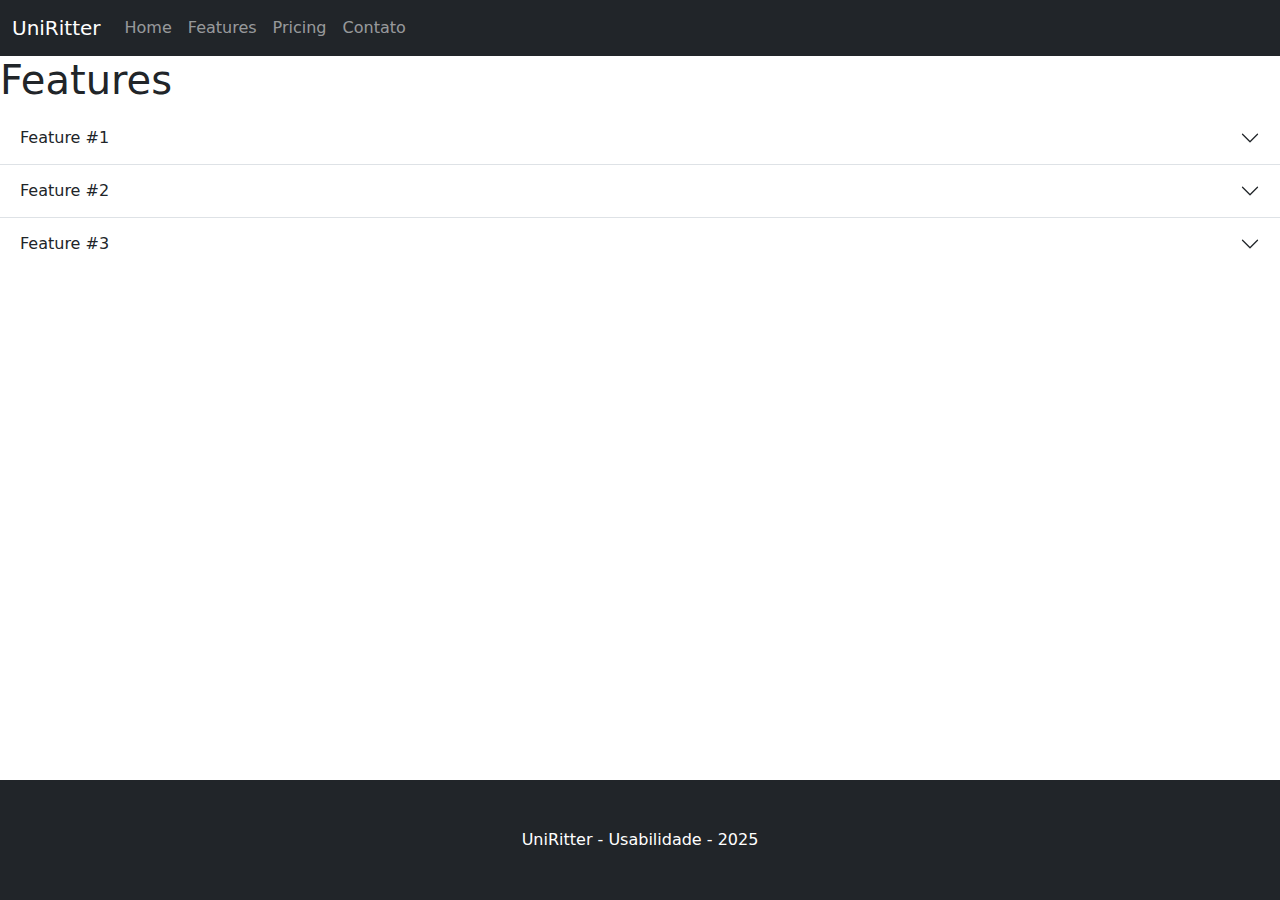
<file: Aula04/features.html>
<!DOCTYPE html>
<html lang="pt-br">
<head>
    <meta charset="UTF-8">
    <meta name="viewport" content="width=device-width, initial-scale=1.0">
    <title>Aula 04</title>
    <link href="https://cdn.jsdelivr.net/npm/bootstrap@5.3.3/dist/css/bootstrap.min.css" rel="stylesheet" integrity="sha384-QWTKZyjpPEjISv5WaRU9OFeRpok6YctnYmDr5pNlyT2bRjXh0JMhjY6hW+ALEwIH" crossorigin="anonymous">
    <link rel="stylesheet" href="estilos.css">
</head>
<body>
    <div class="container-fluid p-0">
        <nav class="navbar sticky-top navbar-expand-lg bg-dark" data-bs-theme="dark">
            <div class="container-fluid">
              <a class="navbar-brand" href="#">UniRitter</a>
              <button class="navbar-toggler" type="button" data-bs-toggle="collapse" data-bs-target="#navbarNav" aria-controls="navbarNav" aria-expanded="false" aria-label="Toggle navigation">
                <span class="navbar-toggler-icon"></span>
              </button>
              <div class="collapse navbar-collapse" id="navbarNav">
                <ul class="navbar-nav">
                  <li class="nav-item">
                    <a class="nav-link"  
                    href="index.html">Home</a>
                  </li>
                  <li class="nav-item">
                    <a class="nav-link" 
                    href="features.html">Features</a>
                  </li>
                  <li class="nav-item">
                    <a class="nav-link" 
                    href="pricing.html">Pricing</a>
                  </li>
                  <li class="nav-item">
                    <a class="nav-link" 
                    href="contato.html">Contato</a>
                  </li>
                </ul>
              </div>
            </div>
        </nav>
        <section class="features">
          <h1>Features</h1>

          <div class="accordion accordion-flush" id="accordionFlushExample">
            <div class="accordion-item">
              <h2 class="accordion-header">
                <button class="accordion-button collapsed" type="button" data-bs-toggle="collapse" data-bs-target="#flush-collapseOne" aria-expanded="false" aria-controls="flush-collapseOne">
                  Feature #1
                </button>
              </h2>
              <div id="flush-collapseOne" class="accordion-collapse collapse" data-bs-parent="#accordionFlushExample">
                <div class="accordion-body">Placeholder content for this accordion, which is intended to demonstrate the <code>.accordion-flush</code> class. This is the first item's accordion body.</div>
              </div>
            </div>
            <div class="accordion-item">
              <h2 class="accordion-header">
                <button class="accordion-button collapsed" type="button" data-bs-toggle="collapse" data-bs-target="#flush-collapseTwo" aria-expanded="false" aria-controls="flush-collapseTwo">
                  Feature #2
                </button>
              </h2>
              <div id="flush-collapseTwo" class="accordion-collapse collapse" data-bs-parent="#accordionFlushExample">
                <div class="accordion-body">Placeholder content for this accordion, which is intended to demonstrate the <code>.accordion-flush</code> class. This is the second item's accordion body. Let's imagine this being filled with some actual content.</div>
              </div>
            </div>
            <div class="accordion-item">
              <h2 class="accordion-header">
                <button class="accordion-button collapsed" type="button" data-bs-toggle="collapse" data-bs-target="#flush-collapseThree" aria-expanded="false" aria-controls="flush-collapseThree">
                  Feature #3
                </button>
              </h2>
              <div id="flush-collapseThree" class="accordion-collapse collapse" data-bs-parent="#accordionFlushExample">
                <div class="accordion-body">Placeholder content for this accordion, which is intended to demonstrate the <code>.accordion-flush</code> class. This is the third item's accordion body. Nothing more exciting happening here in terms of content, but just filling up the space to make it look, at least at first glance, a bit more representative of how this would look in a real-world application.</div>
              </div>
            </div>
          </div>

        </section>
        <footer class="fixed-bottom bg-dark text-white text-center p-5">
            UniRitter - Usabilidade - 2025
        </footer>
    </div>
    <script src="https://cdn.jsdelivr.net/npm/bootstrap@5.3.3/dist/js/bootstrap.bundle.min.js" integrity="sha384-YvpcrYf0tY3lHB60NNkmXc5s9fDVZLESaAA55NDzOxhy9GkcIdslK1eN7N6jIeHz" crossorigin="anonymous"></script>
</body>
</html>
</file>
<file: Aula01/estilos.css>
body{
    margin: 0;
}
.container{
    margin-top: 40px;
}
.top{
    text-align: center;
    font-size: 24px;
    font-family: sans-serif;
    font-weight: bold;
    margin-bottom: 30px;
}
#username, #senha{
    display: block;
    width: 88%;
    margin: 10px auto;
    padding: 5px;
    border: solid 1px #999;
    border-radius: 8px;
}
.buttons {
    text-align: center;
}
.button{
    padding: 10px;
    width: 42%;
    margin: 2px 10px;
    border: solid 1px #999;
    border-radius: 8px;
    cursor: pointer;
}
.reset{
    background-color: rgb(230, 219, 16);
}
.submit{
    background-color:rgb(13, 218, 197);
}


@media screen and (min-width: 960px) { /* configuração para desktop */
    body{
        background-color: #999;
    }
    .container{
        background-color: #fff;
        width: 360px;
        margin-left: auto;
        margin-right: auto;
        box-sizing: border-box;
        padding: 20px;
    }
}
</file>
<file: Aula02/estilos.css>
textarea{
    height: 300px;
    resize: none;
}

@media screen and (max-width: 960px) {
    body{
        background: none !important;
    }
    aside{
        display: none;
    }
    iframe{
        height: 600px;
    }
}
</file>
<file: Aula05/css/estilos.css>
body, html {
    max-width: 100%;
    overflow-x: hidden;
}
.topo{
    background-color: #4b5320;
}
.logo img{
    margin-left: 50px;
    width: 200px;
}
nav a{
    color: #fff;
    text-decoration: none;
    margin-right: 10px;
}
nav a:hover{
    text-decoration: underline;
    color:#b8a369;
}
.carousel-item{
    height: 500px;
}
.carousel-caption{
    text-align: left;
}
.carousel-caption h2{
    font-size: 36px;
}
.more{
    color: #fff;
    background:#4b5320;
}
.sub{
    margin-top: 50px;
    color:#4b5320;
}
.blocos{
    margin: auto !important;
}
.bloco{
    border-radius: 12px;
    padding: 60px 30px;
    box-shadow: rgba(99, 99, 99, 0.2) 0px 2px 8px 0px;
}
.icon{
    font-size: 60px;
    color:#4b5320;
    margin-bottom: 20px;
}
.courses{
    background-color: #F8F9FA;
}
.top img{
    border-radius: 12px 12px 0 0;
    width: 100%;
    height: 240px;
}
.meio{
    text-align: left;
    color: #fff;
    background-color: #4b5320;
    padding-left: 20px;
    font-size: 24px;
    font-weight: bold;
}
.legenda{
    text-align: left;
    padding: 22px;
    background-color: #fff;
    border-radius: 0 0 12px 12px;
}
.p1{
    color:#999;
}
.price{
    text-align: left;
    font-size: 32px;
}
</file>
<file: Aula06/css/estilos.css>
body, html {
    max-width: 100%;
    overflow-x: hidden;
}
.banner img{
    width: 100%;
}
.colunas {
    font-weight: bold;
}
.fotos img{
    width: 100%;
}
.direita img{
    margin-bottom: 35px;
}
.links{
    text-align: center;
    color: #999;
    font-size: 30px;
}
.newsletter{
    background-image: url('../img/News.jpg');
    background-position: center;
    padding: 120px 0;
}
.subscribe{
    width: 40%;
    margin: auto;
}
textarea{
    resize: none;
}
.rodape h4{
    text-transform: uppercase;
    padding-bottom: 24px;
}
.credits{
    border-top: solid 1px #999;
}
</file>
<file: Aula08/css/estilos.css>
.mobile-container{
    width: 365px;
    margin: auto;
    overflow-x: hidden;
}

header, footer{
    background-color: #fff;
    width: 365px !important;
    margin: auto;
}
.flex{
    display: flex;
}
.left, .right{
    flex: 1;
}
.middle{
    flex: 8;
    text-align: center;
}
.right{
    text-align: right;
}
.menu{
    font-size: 28px;
    margin: 10px;
}
h1{
    margin-top: 6px;
}
.modo{
    margin: 10px;
}
.coluna{
    flex: 1;
    text-align: center;
    font-size: 22px;
}
.main{
    padding-top: 50px;
    padding-bottom: 30px;
}
.artigo{
    margin: 20px;
    padding: 20px;
    border: solid 1px #000;
    border-radius: 6px;
}
.dark-mode{
    background-color: #000;
    color: #fff;
}
.semi-dark{
    background-color: #444;
    color: #eee;
}
.line{
    border: solid 1px #fff;
}

#side-menu {
    position: fixed;
    top: 40px;
    left: -365px; 
    width: 365px;
    height: 100%;
    padding: 20px;
    background-color: rgba(0, 0, 0, 0.9);
    color: #fff;
    transition: left 0.3s ease-in-out; 
}
</file>
<file: Aula04/estilos.css>
body, html {
    max-width: 100%;
    overflow-x: hidden;
}


.impar{
    background-color: aqua !important;
}
textarea{
    resize: none;
}
</file>
<file: Aula09/css/estilos.css>
@import url("https://cdn.jsdelivr.net/npm/bootstrap@5.3.6/dist/css/bootstrap.min.css");

@import url('https://fonts.googleapis.com/css2?family=Jersey+10&display=swap');

body{
    font-family: "Jersey 10", sans-serif;
    background: #222;
}
.jukebox{
    width: 480px;
    margin: 40px auto;
    border-radius: 25% 25% 0 0;
    border: solid 20px #ff0;
    border-bottom: none;
}
.header{
    color: #f00;
    font-size: 80px;
}
.display{
    width: 90%;
    height: 140px;
    margin: 10px auto;
    padding: 20px;
    background-color: aquamarine;
    color: dimgray;
    font-size: 35px;
    text-align: center;
}
.playlist{
    padding: 10px 20px;
}
.lista{
    height: 300px;
    font-size: 24px;
}
.footer{
    text-align: center;
    background-color: #630;
    color: #ccc;
    padding: 25px;
}
</file>
<file: Aula10/css/estilos.css>
@import url("https://cdn.jsdelivr.net/npm/bootstrap@5.3.6/dist/css/bootstrap.min.css");

@import url('https://fonts.googleapis.com/css2?family=Jersey+10&display=swap');

body{
    font-family: "Jersey 10", sans-serif;
    background: #222;
}
#codigoMusica{
    font-size: 48px;
}
.jukebox{
    width: 480px;
    margin: 40px auto;
}
.header{
    color: #f00;
    font-size: 80px;
    border-radius: 95px 95px 0 0;
    border: solid 20px #ff0;
    border-bottom: none;
}
.main{
    margin-top: -10px;
    border: solid 20px #ff0;
    border-top: none;
    border-bottom: none;
}
.display{
    width: 90%;
    height: 140px;
    margin: 10px auto;
    padding: 20px;
    background-color: aquamarine;
    color: dimgray;
    font-size: 35px;
    text-align: center;
}
.playlist{
    padding: 10px 20px;
}
.lista{
    height: 300px;
    font-size: 24px;
}
.footer{
    text-align: center;
    background-color: #630;
    color: #ccc;
    padding: 25px;
}
</file>
